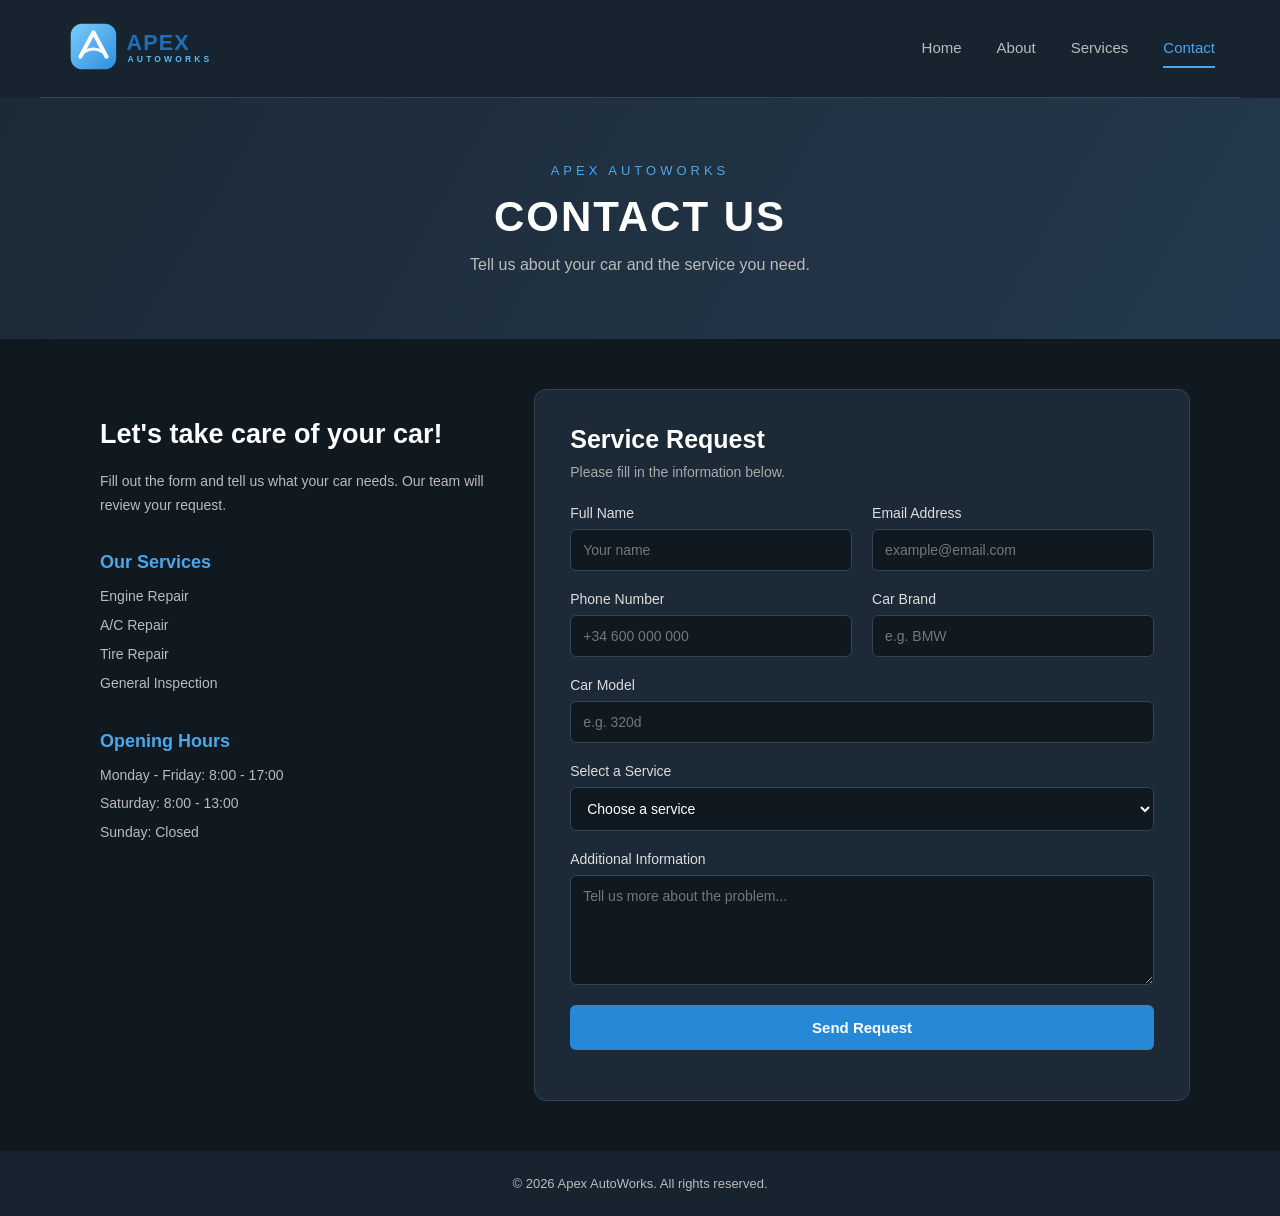
<file: contact.html>
<!DOCTYPE html>
<html lang="en">

<head>
    <meta charset="UTF-8">
    <meta name="viewport" content="width=device-width, initial-scale=1.0">
    <title>Contact - Apex AutoWorks</title>
    <link rel="stylesheet" href="contact.css">
    <link rel="icon" href="apex-autoworks-logo.svg">
</head>

<body>

    <header class="header">

        <nav class="navbar">

            <a href="index.html">
                <img src="apex-autoworks-logo.svg" alt="Logo" class="logo">
            </a>

            <div class="nav-links">
                <a href="index.html" class="nav-link">Home</a>
                <a href="about.html" class="nav-link">About</a>
                <a href="index.html#services" class="nav-link">Services</a>
                <a href="contact.html" class="nav-link active">Contact</a>
            </div>

        </nav>

        <section class="contact-intro">

            <p class="intro-label">APEX AUTOWORKS</p>

            <h1 class="contact-title">CONTACT US</h1>

            <p class="contact-subtitle">
                Tell us about your car and the service you need.
            </p>

        </section>

    </header>


    <main>

        <section class="contact-section">

            <div class="contact-info">

                <h2>Let's take care of your car!</h2>

                <p>
                    Fill out the form and tell us what your car needs.
                    Our team will review your request.
                </p>

                <div class="info-item">
                    <h3>Our Services</h3>
                    <p>Engine Repair</p>
                    <p>A/C Repair</p>
                    <p>Tire Repair</p>
                    <p>General Inspection</p>
                </div>

                <div class="info-item">
                    <h3>Opening Hours</h3>
                    <p>Monday - Friday: 8:00 - 17:00</p>
                    <p>Saturday: 8:00 - 13:00</p>
                    <p>Sunday: Closed</p>
                </div>

            </div>


            <div class="contact-form-container">

                <h2>Service Request</h2>

                <p class="form-description">
                    Please fill in the information below.
                </p>

                <form id="contact-form">

                    <div class="form-row">

                        <div class="form-group">
                            <label for="name">Full Name</label>
                            <input type="text" id="name" name="name" placeholder="Your name" required>
                        </div>

                        <div class="form-group">
                            <label for="email">Email Address</label>
                            <input type="email" id="email" name="email" placeholder="example@email.com" required>
                        </div>

                    </div>


                    <div class="form-row">

                        <div class="form-group">
                            <label for="phone">Phone Number</label>
                            <input type="tel" id="phone" name="phone" placeholder="+34 600 000 000" required>
                        </div>

                        <div class="form-group">
                            <label for="brand">Car Brand</label>
                            <input type="text" id="brand" name="brand" placeholder="e.g. BMW" required>
                        </div>

                    </div>


                    <div class="form-group">
                        <label for="model">Car Model</label>
                        <input type="text" id="model" name="model" placeholder="e.g. 320d" required>
                    </div>


                    <div class="form-group">
                        <label for="service">Select a Service</label>

                        <select id="service" name="service" required>

                            <option value="" disabled selected>Choose a service</option>
                            <option value="Engine Repair">Engine Repair</option>
                            <option value="A/C Repair">A/C Repair</option>
                            <option value="Tire Repair">Tire Repair</option>
                            <option value="General Inspection">General Inspection</option>

                        </select>
                    </div>


                    <div class="form-group">
                        <label for="message">Additional Information</label>
                        <textarea id="message" name="message" placeholder="Tell us more about the problem..."></textarea>
                    </div>


                    <button type="submit" class="submit-button">
                        Send Request
                    </button>

                    <p id="form-message"></p>

                </form>

            </div>

        </section>

    </main>


    <footer class="footer">
        <p class="footer-text">
            © 2026 Apex AutoWorks. All rights reserved.
        </p>
    </footer>


    <script src="contact.js"></script>

</body>
</html>
</file>
<file: contact.css>
* {
    margin: 0;
    padding: 0;
    box-sizing: border-box;
}

body {
    background-color: #101820;
    color: white;
    font-family: Arial, sans-serif;
}


/* HEADER */

.header {
    background-color: #17232f;
}

.navbar {
    max-width: 1200px;
    margin: auto;
    padding: 18px 25px;
    display: flex;
    justify-content: space-between;
    align-items: center;
    border-bottom: 1px solid #344454;
}

.logo {
    width: 165px;
}

.nav-links {
    display: flex;
    gap: 35px;
}

.nav-link {
    color: #bbb;
    text-decoration: none;
    font-size: 15px;
    transition: 0.3s;
    padding: 10px 0;
}

.nav-link:hover {
    color: #4ca6ea;
}

.active {
    color: #4ca6ea;
    border-bottom: 2px solid #4ca6ea;
}


/* CONTACT INTRO */

.contact-intro {
    background: linear-gradient(120deg, #1c2936, #24394d);
    padding: 65px 20px;
    text-align: center;
}

.intro-label {
    color: #4ca6ea;
    font-size: 13px;
    letter-spacing: 4px;
    margin-bottom: 15px;
}

.contact-title {
    font-size: 42px;
    margin-bottom: 15px;
    letter-spacing: 2px;
}

.contact-subtitle {
    color: #bbb;
    font-size: 16px;
}


/* CONTACT SECTION */

.contact-section {
    max-width: 1150px;
    margin: 50px auto;
    padding: 0 25px;
    display: flex;
    gap: 35px;
    align-items: flex-start;
}


/* CONTACT INFO */

.contact-info {
    flex: 1;
    padding: 30px 10px;
}

.contact-info h2 {
    font-size: 27px;
    margin-bottom: 20px;
}

.contact-info p {
    color: #bbb;
    line-height: 1.7;
    font-size: 14px;
}

.info-item {
    margin-top: 35px;
}

.info-item h3 {
    color: #4ca6ea;
    margin-bottom: 12px;
    font-size: 18px;
}

.info-item p {
    margin-bottom: 5px;
}


/* CONTACT FORM */

.contact-form-container {
    flex: 1.5;
    background-color: #1c2936;
    border: 1px solid #344454;
    border-radius: 12px;
    padding: 35px;
}

.contact-form-container h2 {
    font-size: 25px;
    margin-bottom: 10px;
}

.form-description {
    color: #aaa;
    font-size: 14px;
    margin-bottom: 25px;
}

.form-row {
    display: flex;
    gap: 20px;
}

.form-group {
    display: flex;
    flex-direction: column;
    flex: 1;
    margin-bottom: 20px;
}

.form-group label {
    font-size: 14px;
    margin-bottom: 8px;
    color: #ddd;
}

.form-group input,
.form-group select,
.form-group textarea {
    background-color: #101820;
    border: 1px solid #344454;
    border-radius: 6px;
    padding: 12px;
    color: white;
    font-size: 14px;
    font-family: Arial, sans-serif;
    outline: none;
    width: 100%;
}

.form-group input:focus,
.form-group select:focus,
.form-group textarea:focus {
    border-color: #4ca6ea;
}

.form-group input::placeholder,
.form-group textarea::placeholder {
    color: #777;
}

.form-group select {
    cursor: pointer;
}

.form-group textarea {
    height: 110px;
    resize: vertical;
}

.submit-button {
    width: 100%;
    padding: 14px;
    background-color: #2589d8;
    border: none;
    border-radius: 6px;
    color: white;
    font-size: 15px;
    font-weight: bold;
    cursor: pointer;
    transition: 0.3s;
}

.submit-button:hover {
    background-color: #4ca6ea;
}

#form-message {
    margin-top: 15px;
    text-align: center;
    font-size: 14px;
    color: #4ca6ea;
}


/* FOOTER */

.footer {
    background-color: #17232f;
    color: #bbb;
    text-align: center;
    padding: 25px;
}

.footer-text {
    font-size: 13px;
}


/* MOBILE */

@media (max-width: 750px) {

    .navbar {
        flex-direction: column;
        gap: 20px;
    }

    .nav-links {
        flex-wrap: wrap;
        justify-content: center;
        gap: 20px;
    }

    .contact-section {
        flex-direction: column;
    }

    .contact-info {
        width: 100%;
    }

    .contact-form-container {
        width: 100%;
    }

    .contact-title {
        font-size: 34px;
    }

}

@media (max-width: 500px) {

    .form-row {
        flex-direction: column;
        gap: 0;
    }

    .contact-form-container {
        padding: 22px;
    }

}
</file>
